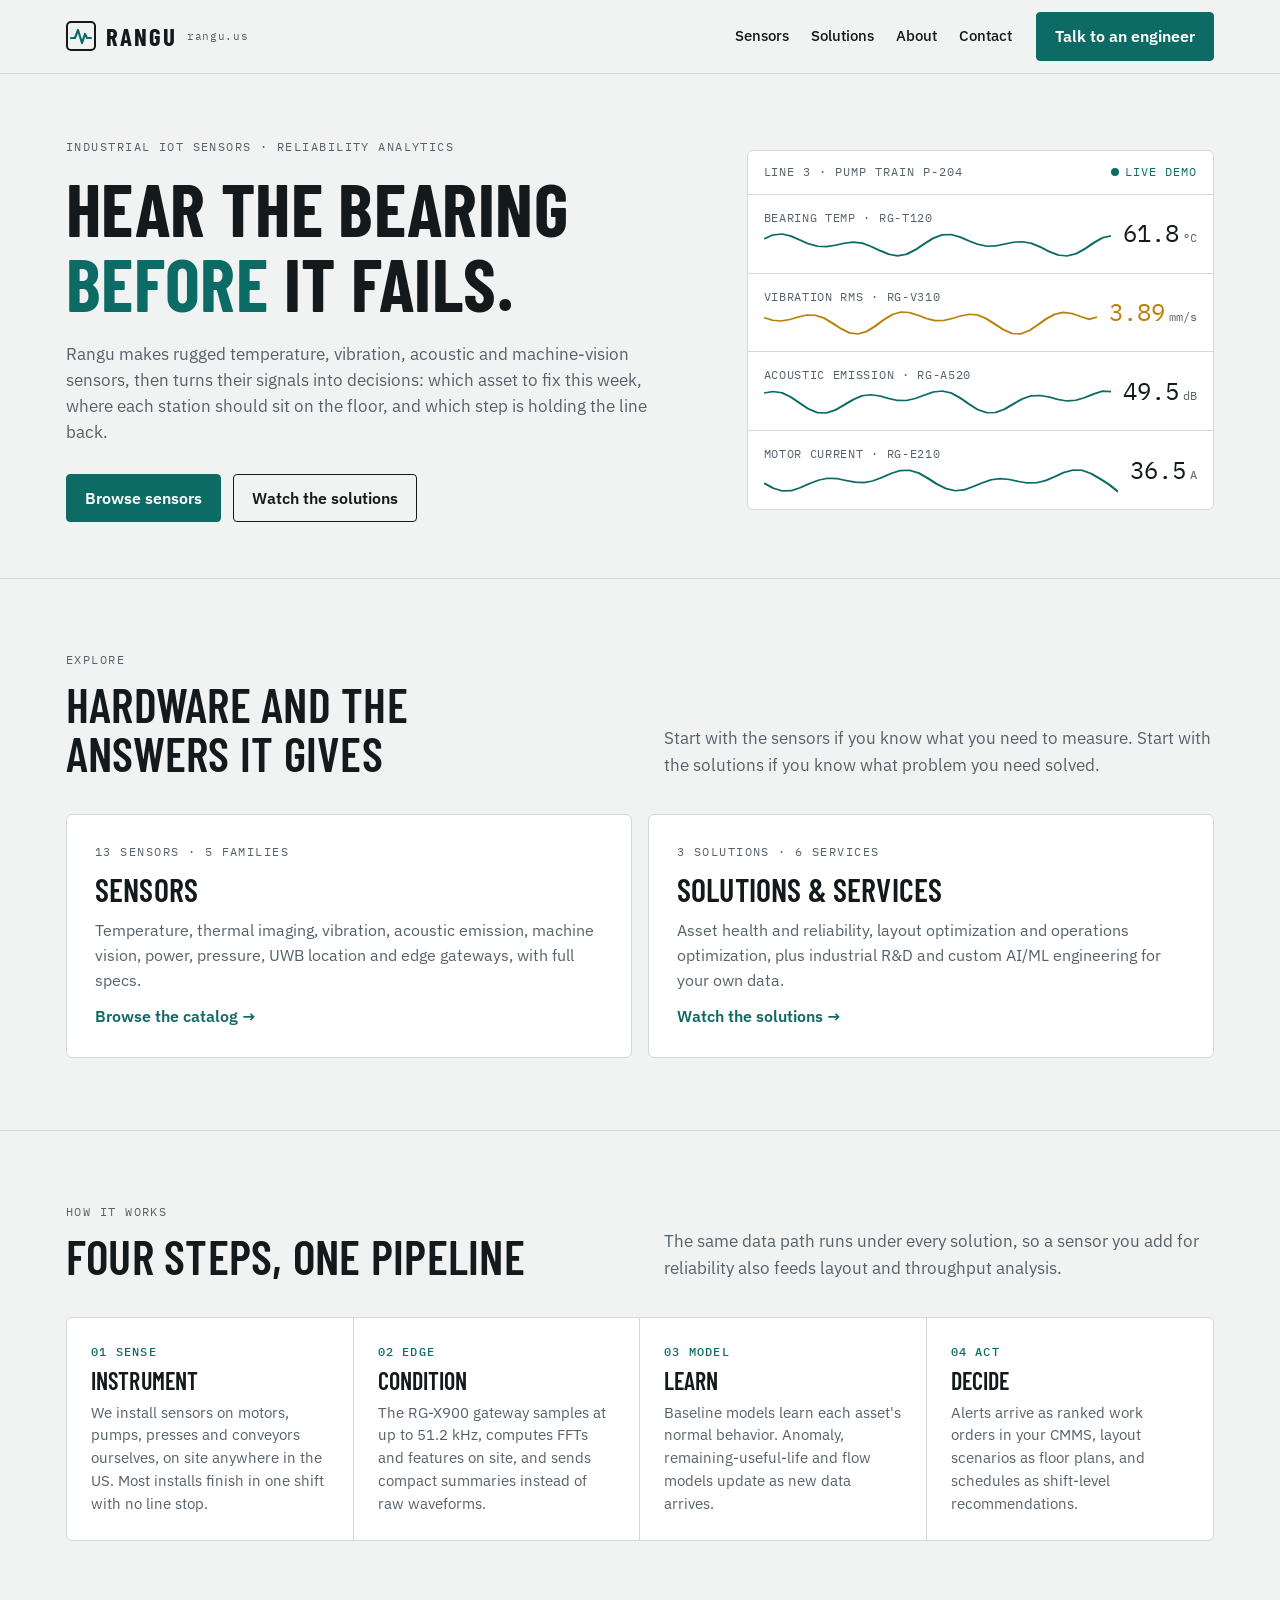
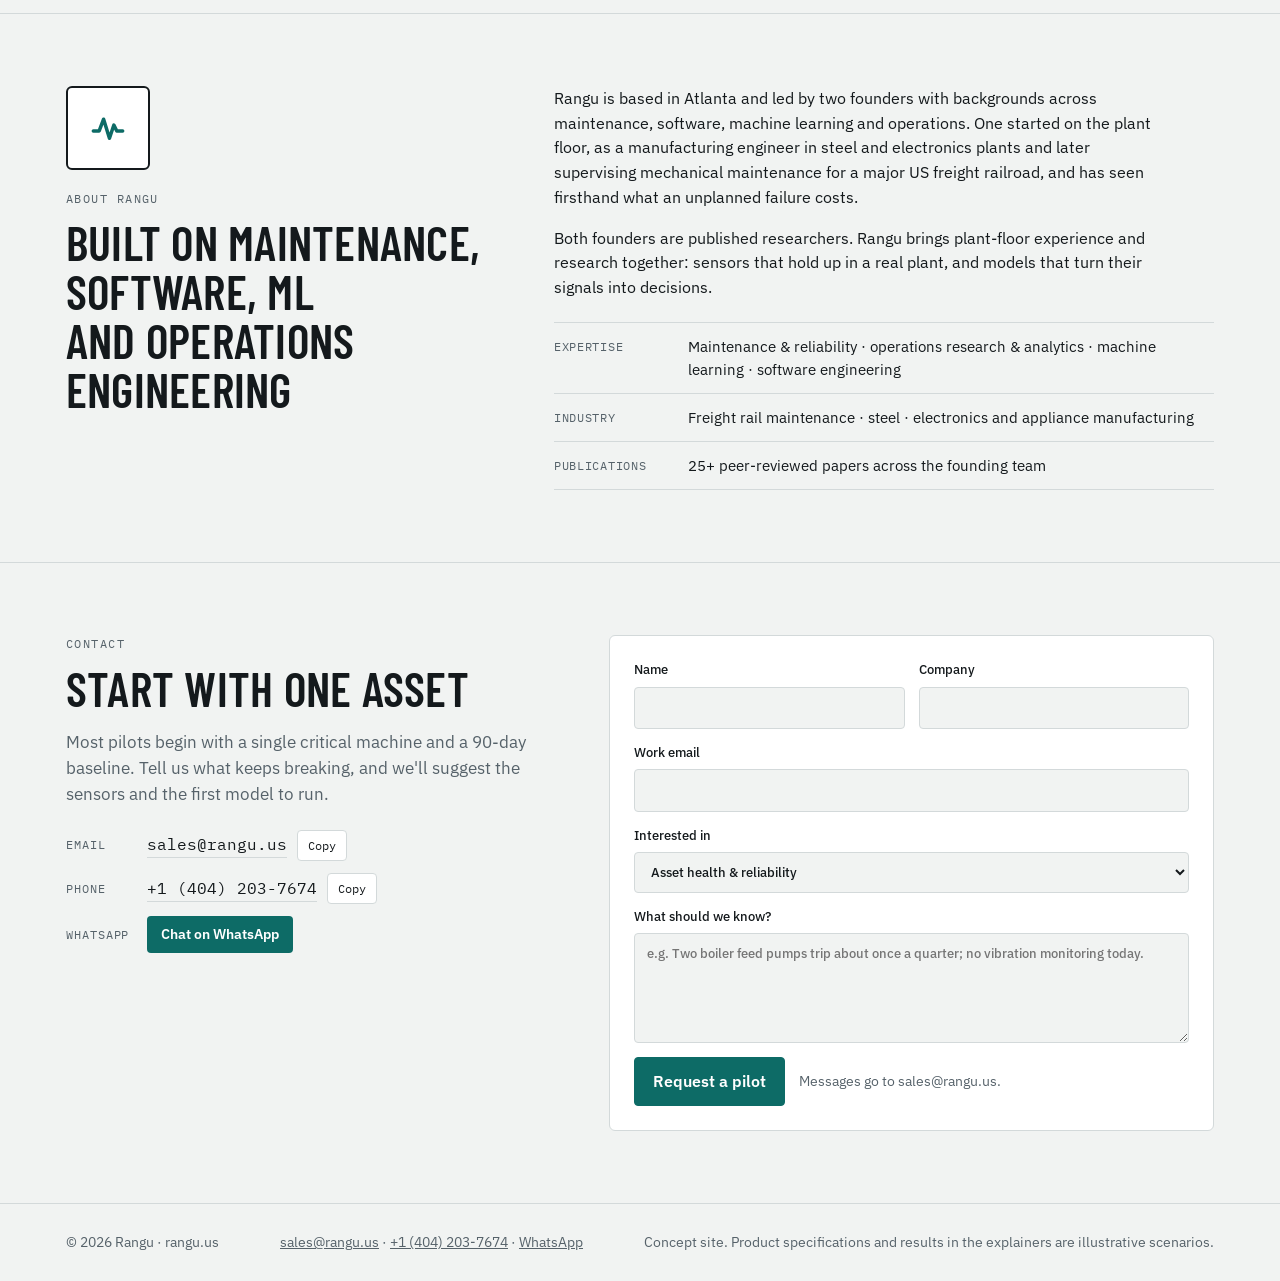
<file: index.html>
<!doctype html>
<html lang="en">
<head>
<meta charset="utf-8">
<meta name="viewport" content="width=device-width, initial-scale=1, viewport-fit=cover">
<title>Rangu Industrial Sensing</title>
<meta name="description" content="Rangu makes industrial IoT sensors and turns their data into asset health, layout and operations decisions.">
<link rel="icon" href="data:image/svg+xml,%3Csvg xmlns=%27http://www.w3.org/2000/svg%27 viewBox=%270 0 30 30%27%3E%3Crect x=%271%27 y=%271%27 width=%2728%27 height=%2728%27 rx=%274%27 fill=%27%23F1F3F2%27 stroke=%27%2314191C%27 stroke-width=%272%27/%3E%3Cpath d=%27M5 17h4l3-8 4 13 3-9 2 4h4%27 fill=%27none%27 stroke=%27%230D6B66%27 stroke-width=%272.4%27 stroke-linejoin=%27round%27 stroke-linecap=%27round%27/%3E%3C/svg%3E">
<link rel="preconnect" href="https://fonts.googleapis.com">
<link rel="stylesheet" href="https://fonts.googleapis.com/css2?family=Barlow+Condensed:wght@500;600;700&family=IBM+Plex+Mono:wght@400;500&family=IBM+Plex+Sans:wght@400;500;600&display=swap">
<link rel="stylesheet" href="style.css">
</head>
<body>
<header class="bar">
  <div class="wrap">
    <a class="logo" href="index.html" aria-label="Rangu home">
      <svg width="30" height="30" viewBox="0 0 30 30" aria-hidden="true"><rect x="1" y="1" width="28" height="28" rx="4" fill="none" stroke="var(--ink)" stroke-width="2"/><path d="M5 17h4l3-8 4 13 3-9 2 4h4" fill="none" stroke="var(--accent)" stroke-width="2.2" stroke-linejoin="round" stroke-linecap="round"/></svg>
      RANGU <small>rangu.us</small>
    </a>
    <nav class="links" aria-label="Main"><a href="sensors.html">Sensors</a><a href="solutions.html">Solutions</a><a href="index.html#about">About</a><a href="index.html#contact">Contact</a></nav>
    <a class="btn primary cta" href="index.html#contact">Talk to an engineer</a>
  </div>
</header>
<main id="top">
<section class="hero">
  <div class="wrap">
    <div>
      <p class="eyebrow">Industrial IoT sensors &middot; reliability analytics</p>
      <h1 style="margin-top:14px">Hear the bearing <span>before</span> it fails.</h1>
      <p class="lede">Rangu makes rugged temperature, vibration, acoustic and machine-vision sensors, then turns their signals into decisions: which asset to fix this week, where each station should sit on the floor, and which step is holding the line back.</p>
      <div class="ctas">
        <a class="btn primary" href="sensors.html">Browse sensors</a>
        <a class="btn" href="solutions.html">Watch the solutions</a>
      </div>
    </div>
    <div class="readout" aria-label="Example live readout from a pump train">
      <header><span>Line 3 &middot; Pump train P-204</span><span class="live"><i></i>Live demo</span></header>
      <div class="ch" data-ch="0"><span class="k">Bearing temp &middot; RG-T120</span><span class="v">61.4<small>&deg;C</small></span><svg viewBox="0 0 200 28" preserveAspectRatio="none"><polyline fill="none" stroke="var(--accent)" stroke-width="1.6"/></svg></div>
      <div class="ch warn" data-ch="1"><span class="k">Vibration RMS &middot; RG-V310</span><span class="v">3.82<small>mm/s</small></span><svg viewBox="0 0 200 28" preserveAspectRatio="none"><polyline fill="none" stroke="var(--warn)" stroke-width="1.6"/></svg></div>
      <div class="ch" data-ch="2"><span class="k">Acoustic emission &middot; RG-A520</span><span class="v">48.2<small>dB</small></span><svg viewBox="0 0 200 28" preserveAspectRatio="none"><polyline fill="none" stroke="var(--accent)" stroke-width="1.6"/></svg></div>
      <div class="ch" data-ch="3"><span class="k">Motor current &middot; RG-E210</span><span class="v">37.6<small>A</small></span><svg viewBox="0 0 200 28" preserveAspectRatio="none"><polyline fill="none" stroke="var(--accent)" stroke-width="1.6"/></svg></div>
    </div>
  </div>
</section>
<section class="band" id="explore">
  <div class="wrap">
    <div class="sec-head"><div><p class="eyebrow">Explore</p><h2 style="margin-top:10px">Hardware and the answers it gives</h2></div>
    <p class="lede">Start with the sensors if you know what you need to measure. Start with the solutions if you know what problem you need solved.</p></div>
    <div class="doors">
      <a class="door" href="sensors.html"><span class="eyebrow">13 sensors &middot; 5 families</span><h3>Sensors</h3><p>Temperature, thermal imaging, vibration, acoustic emission, machine vision, power, pressure, UWB location and edge gateways, with full specs.</p><span class="go">Browse the catalog &rarr;</span></a>
      <a class="door" href="solutions.html"><span class="eyebrow">3 solutions &middot; 6 services</span><h3>Solutions &amp; services</h3><p>Asset health and reliability, layout optimization and operations optimization, plus industrial R&amp;D and custom AI/ML engineering for your own data.</p><span class="go">Watch the solutions &rarr;</span></a>
    </div>
  </div>
</section>
<section class="band" id="how">
  <div class="wrap">
    <div class="sec-head">
      <div><p class="eyebrow">How it works</p><h2 style="margin-top:10px">Four steps, one pipeline</h2></div>
      <p class="lede">The same data path runs under every solution, so a sensor you add for reliability also feeds layout and throughput analysis.</p>
    </div>
    <div class="flow">
      <div><b>01 SENSE</b><h3>Instrument</h3><p>We install sensors on motors, pumps, presses and conveyors ourselves, on site anywhere in the US. Most installs finish in one shift with no line stop.</p></div>
      <div><b>02 EDGE</b><h3>Condition</h3><p>The RG-X900 gateway samples at up to 51.2 kHz, computes FFTs and features on site, and sends compact summaries instead of raw waveforms.</p></div>
      <div><b>03 MODEL</b><h3>Learn</h3><p>Baseline models learn each asset's normal behavior. Anomaly, remaining-useful-life and flow models update as new data arrives.</p></div>
      <div><b>04 ACT</b><h3>Decide</h3><p>Alerts arrive as ranked work orders in your CMMS, layout scenarios as floor plans, and schedules as shift-level recommendations.</p></div>
    </div>
  </div>
</section>
<section class="band" id="about">
  <div class="wrap about">
    <div class="who">
      <div class="mono" aria-hidden="true"><svg width="44" height="44" viewBox="0 0 30 30"><path d="M5 17h4l3-8 4 13 3-9 2 4h4" fill="none" stroke="var(--accent)" stroke-width="2.4" stroke-linejoin="round" stroke-linecap="round"/></svg></div>
      <div><p class="eyebrow">About Rangu</p><h2 style="margin-top:10px">Built on maintenance, software, ML and operations engineering</h2></div>
    </div>
    <div class="about-body">
      <p>Rangu is based in Atlanta and led by two founders with backgrounds across maintenance, software, machine learning and operations. One started on the plant floor, as a manufacturing engineer in steel and electronics plants and later supervising mechanical maintenance for a major US freight railroad, and has seen firsthand what an unplanned failure costs.</p>
      <p>Both founders are published researchers. Rangu brings plant-floor experience and research together: sensors that hold up in a real plant, and models that turn their signals into decisions.</p>
      <dl class="creds">
        <div><dt>Expertise</dt><dd>Maintenance &amp; reliability &middot; operations research &amp; analytics &middot; machine learning &middot; software engineering</dd></div>
        <div><dt>Industry</dt><dd>Freight rail maintenance &middot; steel &middot; electronics and appliance manufacturing</dd></div>
        <div><dt>Publications</dt><dd>25+ peer-reviewed papers across the founding team</dd></div>
      </dl>
    </div>
  </div>
</section>

<section class="band" id="contact">
  <div class="wrap contact">
    <div>
      <p class="eyebrow">Contact</p>
      <h2 style="margin-top:10px">Start with one asset</h2>
      <p class="lede" style="margin-top:16px">Most pilots begin with a single critical machine and a 90-day baseline. Tell us what keeps breaking, and we'll suggest the sensors and the first model to run.</p>
      <dl class="reach">
        <dt>Email</dt><dd><a class="val" href="mailto:sales@rangu.us">sales@rangu.us</a><button type="button" class="copy" data-copy="sales@rangu.us">Copy</button></dd>
        <dt>Phone</dt><dd><a class="val" href="tel:+14042037674">+1 (404) 203-7674</a><button type="button" class="copy" data-copy="+1 404 203 7674">Copy</button></dd>
        <dt>WhatsApp</dt><dd><a class="wa" href="https://wa.me/14042037674" target="_blank" rel="noopener">Chat on WhatsApp</a></dd>
      </dl>
    </div>
    <form id="f" novalidate data-formspree="">
      <label>Name<input id="f-name" required autocomplete="name"></label>
      <label>Company<input id="f-co" autocomplete="organization"></label>
      <label class="full">Work email<input id="f-mail" type="email" required autocomplete="email"></label>
      <label class="full">Interested in
        <select id="f-int">
          <option>Asset health &amp; reliability</option>
          <option>Layout optimization</option>
          <option>Operations optimization</option>
          <option>Industrial R&amp;D or AI/ML services</option>
          <option>On-site installation &amp; commissioning</option>
          <option>Sensors only</option>
        </select>
      </label>
      <label class="full">What should we know?<textarea id="f-msg" placeholder="e.g. Two boiler feed pumps trip about once a quarter; no vibration monitoring today."></textarea></label>
      <div class="full" style="display:flex;align-items:center;gap:14px;flex-wrap:wrap"><button class="btn primary" type="submit">Request a pilot</button><span class="note">Messages go to sales@rangu.us.</span></div>
      <div class="ok" id="f-ok" hidden></div>
    </form>
  </div>
</section>
</main>
<footer>
  <div class="wrap">
    <span>&copy; 2026 Rangu &middot; rangu.us</span>
    <span class="foot-reach"><a href="mailto:sales@rangu.us">sales@rangu.us</a> &middot; <a href="tel:+14042037674">+1 (404) 203-7674</a> &middot; <a href="https://wa.me/14042037674" target="_blank" rel="noopener">WhatsApp</a></span>
    <span>Concept site. Product specifications and results in the explainers are illustrative scenarios.</span>
  </div>
</footer>
<script src="app.js"></script>
</body>
</html>
</file>
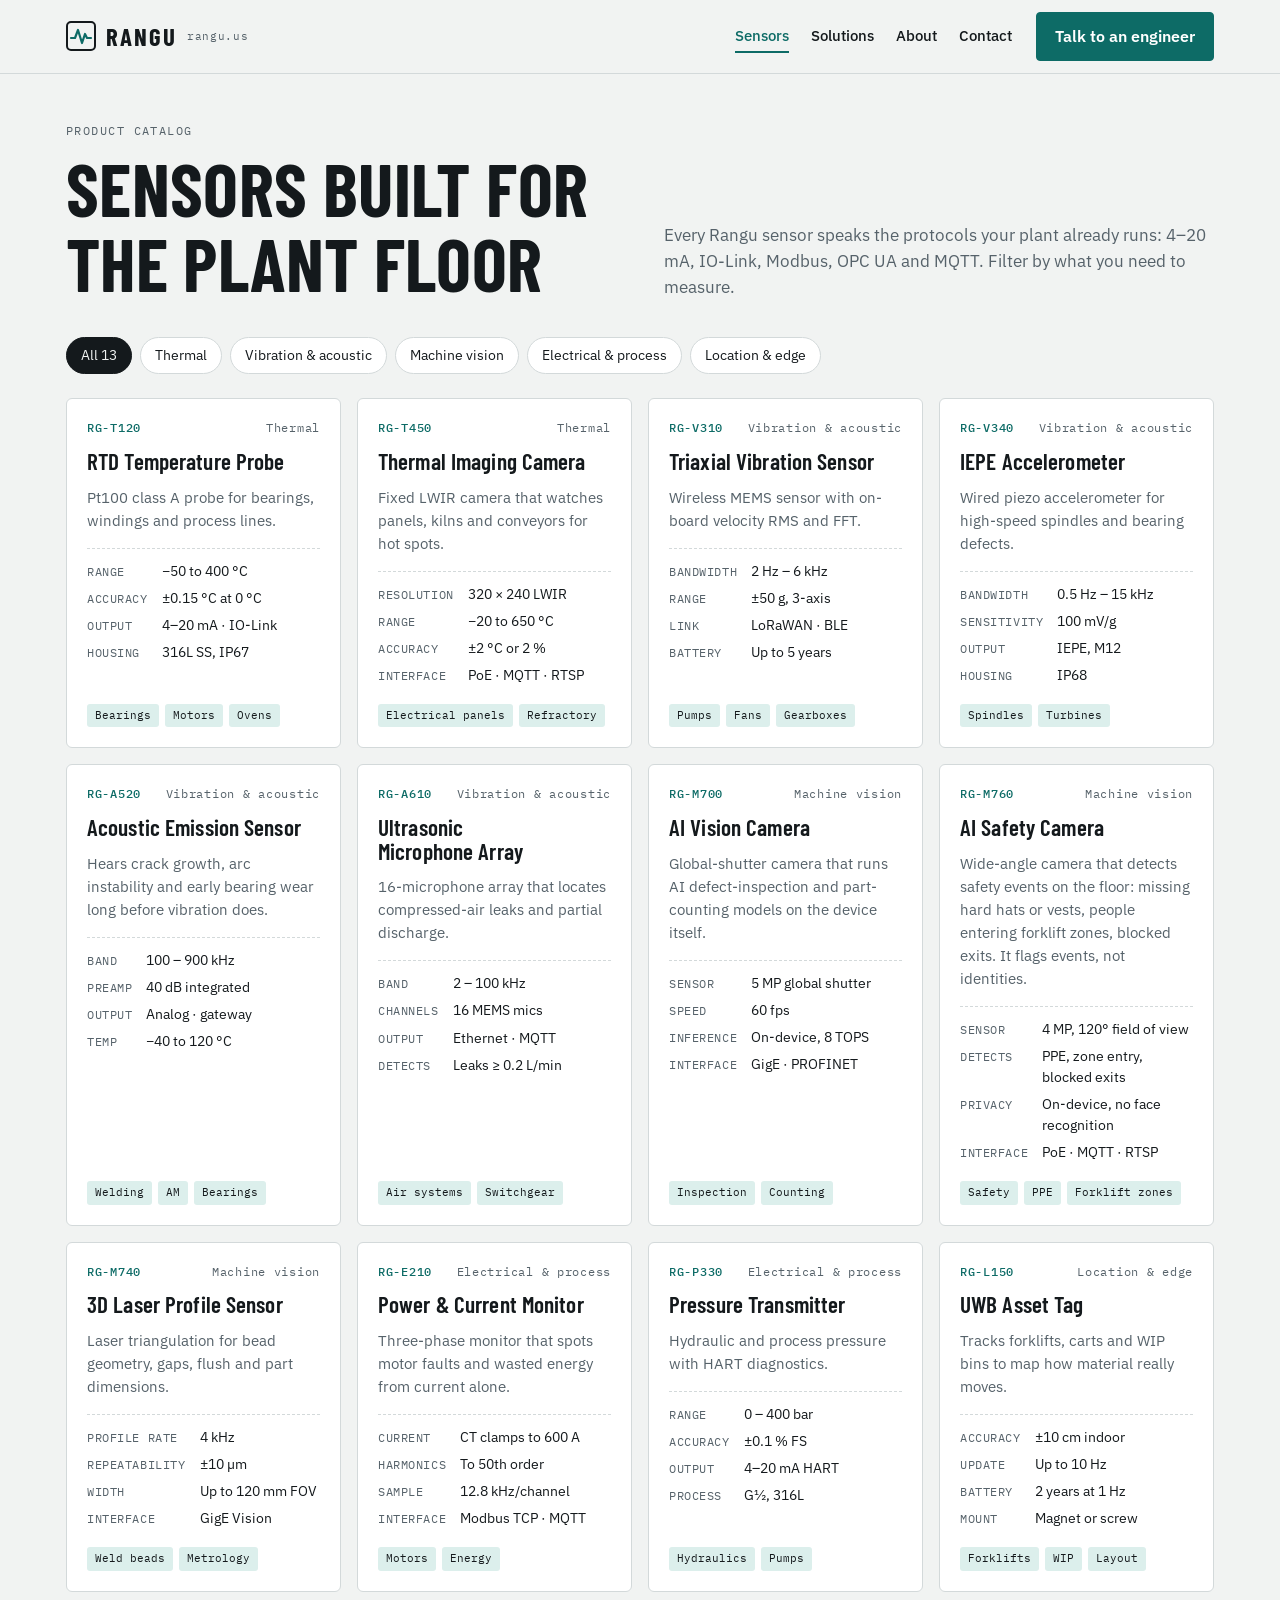
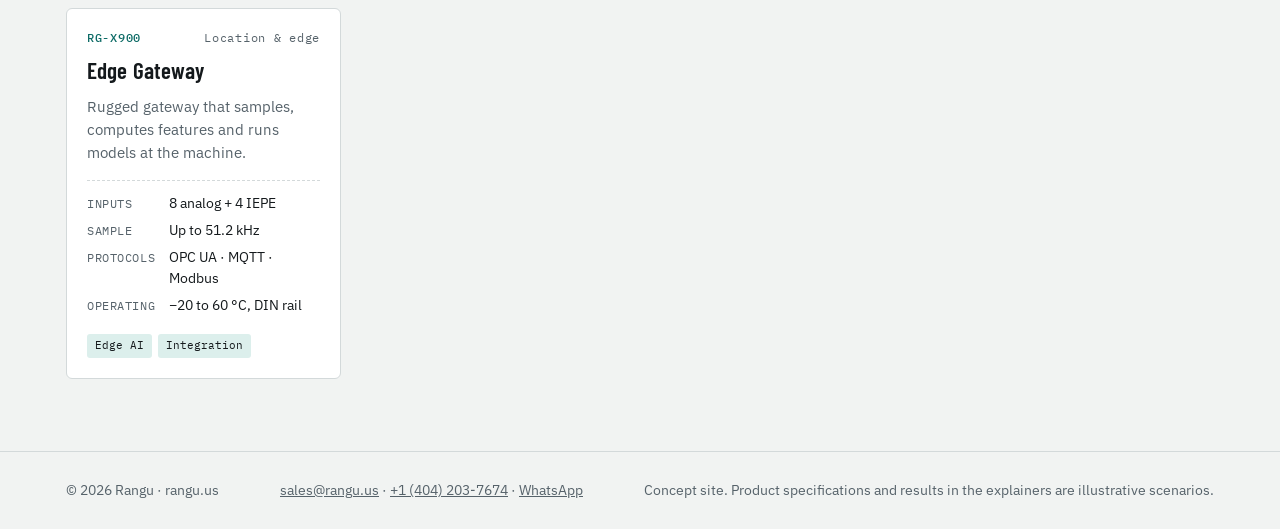
<file: sensors.html>
<!doctype html>
<html lang="en">
<head>
<meta charset="utf-8">
<meta name="viewport" content="width=device-width, initial-scale=1, viewport-fit=cover">
<title>Rangu Sensors</title>
<meta name="description" content="Industrial temperature, vibration, acoustic, machine vision, power, pressure and location sensors from Rangu.">
<link rel="icon" href="data:image/svg+xml,%3Csvg xmlns=%27http://www.w3.org/2000/svg%27 viewBox=%270 0 30 30%27%3E%3Crect x=%271%27 y=%271%27 width=%2728%27 height=%2728%27 rx=%274%27 fill=%27%23F1F3F2%27 stroke=%27%2314191C%27 stroke-width=%272%27/%3E%3Cpath d=%27M5 17h4l3-8 4 13 3-9 2 4h4%27 fill=%27none%27 stroke=%27%230D6B66%27 stroke-width=%272.4%27 stroke-linejoin=%27round%27 stroke-linecap=%27round%27/%3E%3C/svg%3E">
<link rel="preconnect" href="https://fonts.googleapis.com">
<link rel="stylesheet" href="https://fonts.googleapis.com/css2?family=Barlow+Condensed:wght@500;600;700&family=IBM+Plex+Mono:wght@400;500&family=IBM+Plex+Sans:wght@400;500;600&display=swap">
<link rel="stylesheet" href="style.css">
</head>
<body>
<header class="bar">
  <div class="wrap">
    <a class="logo" href="index.html" aria-label="Rangu home">
      <svg width="30" height="30" viewBox="0 0 30 30" aria-hidden="true"><rect x="1" y="1" width="28" height="28" rx="4" fill="none" stroke="var(--ink)" stroke-width="2"/><path d="M5 17h4l3-8 4 13 3-9 2 4h4" fill="none" stroke="var(--accent)" stroke-width="2.2" stroke-linejoin="round" stroke-linecap="round"/></svg>
      RANGU <small>rangu.us</small>
    </a>
    <nav class="links" aria-label="Main"><a href="sensors.html" aria-current="page">Sensors</a><a href="solutions.html">Solutions</a><a href="index.html#about">About</a><a href="index.html#contact">Contact</a></nav>
    <a class="btn primary cta" href="index.html#contact">Talk to an engineer</a>
  </div>
</header>
<main>
<section class="band" id="products" style="border-top:0;padding-top:48px">
  <div class="wrap">
    <div class="sec-head">
      <div><p class="eyebrow">Product catalog</p><h1 style="margin-top:10px">Sensors built for the plant floor</h1></div>
      <p class="lede">Every Rangu sensor speaks the protocols your plant already runs: 4&ndash;20 mA, IO-Link, Modbus, OPC UA and MQTT. Filter by what you need to measure.</p>
    </div>
    <div class="filters" role="group" aria-label="Filter sensors">
      <button class="chip" data-f="all" aria-pressed="true">All 13</button>
      <button class="chip" data-f="thermal" aria-pressed="false">Thermal</button>
      <button class="chip" data-f="vib" aria-pressed="false">Vibration &amp; acoustic</button>
      <button class="chip" data-f="vision" aria-pressed="false">Machine vision</button>
      <button class="chip" data-f="process" aria-pressed="false">Electrical &amp; process</button>
      <button class="chip" data-f="edge" aria-pressed="false">Location &amp; edge</button>
    </div>
    <div class="grid" id="catalog"></div>
  </div>
</section>
</main>
<footer>
  <div class="wrap">
    <span>&copy; 2026 Rangu &middot; rangu.us</span>
    <span class="foot-reach"><a href="mailto:sales@rangu.us">sales@rangu.us</a> &middot; <a href="tel:+14042037674">+1 (404) 203-7674</a> &middot; <a href="https://wa.me/14042037674" target="_blank" rel="noopener">WhatsApp</a></span>
    <span>Concept site. Product specifications and results in the explainers are illustrative scenarios.</span>
  </div>
</footer>
<script src="app.js"></script>
</body>
</html>
</file>
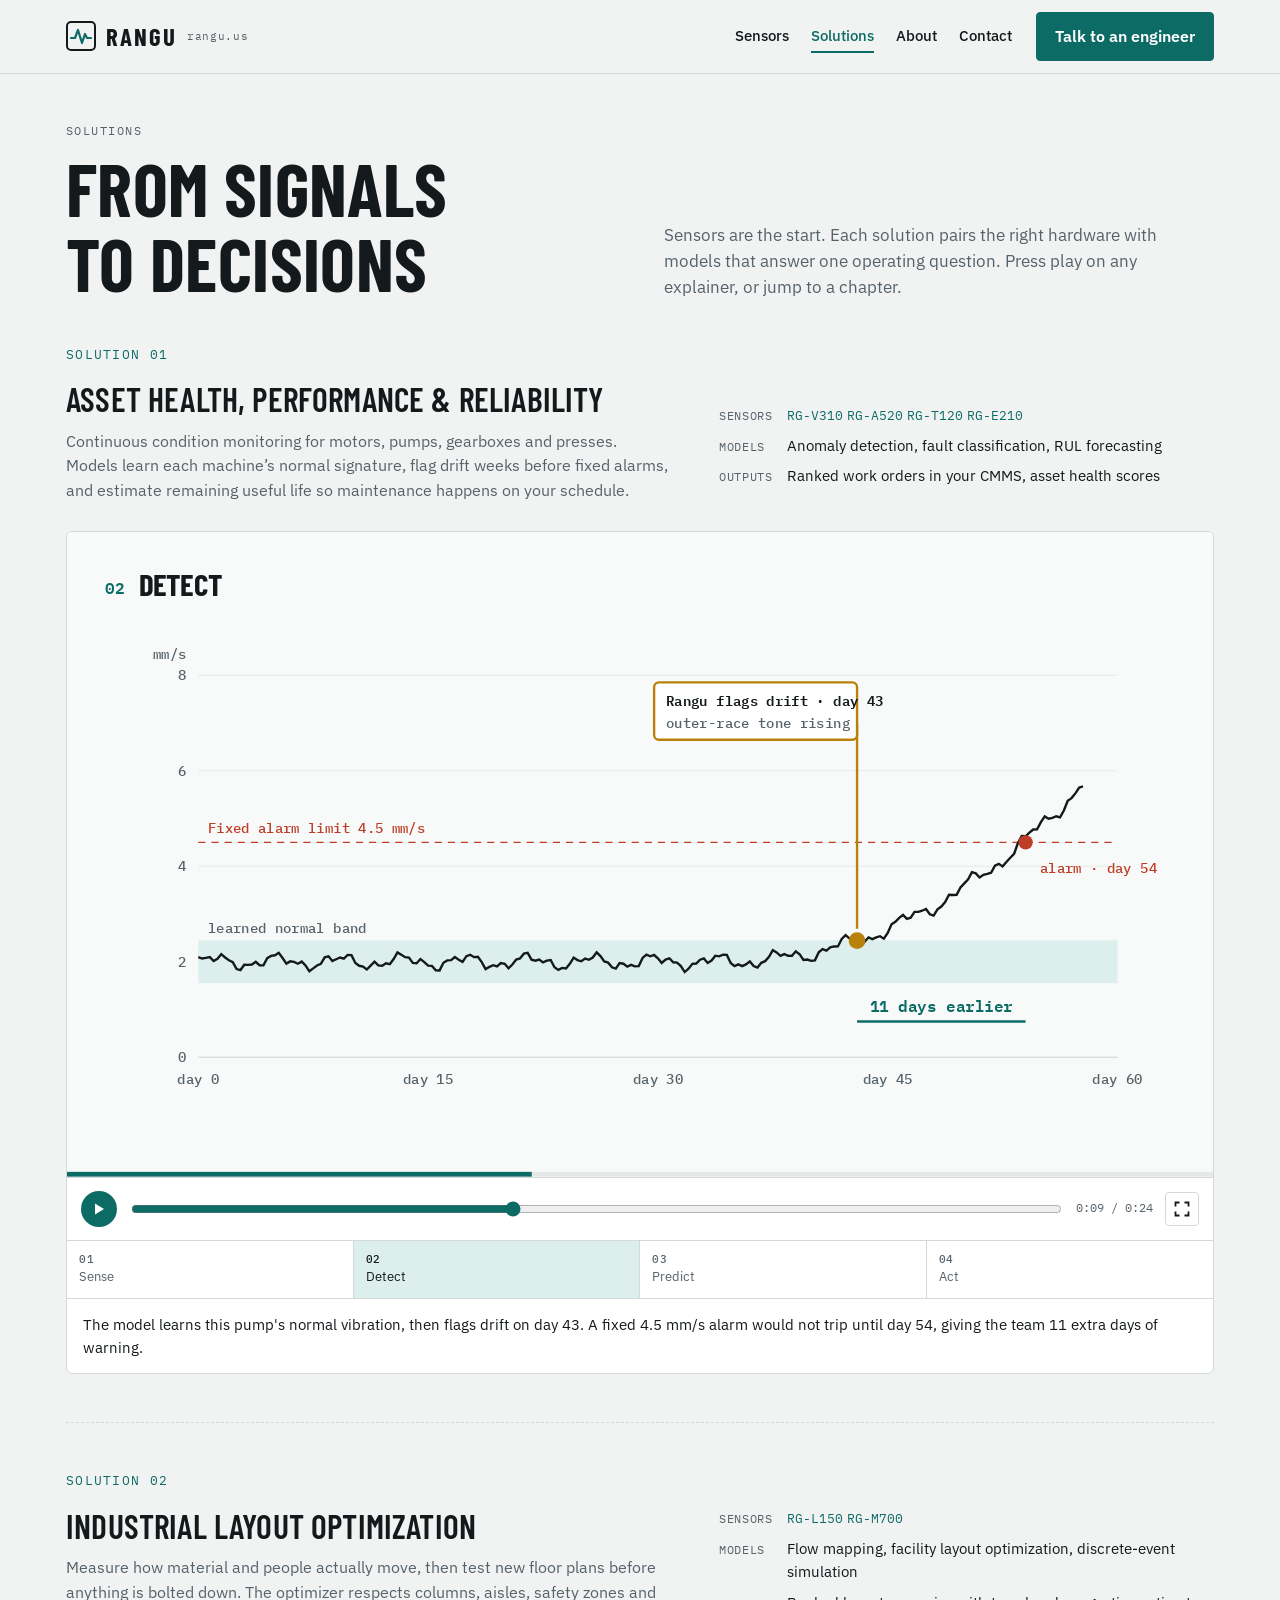
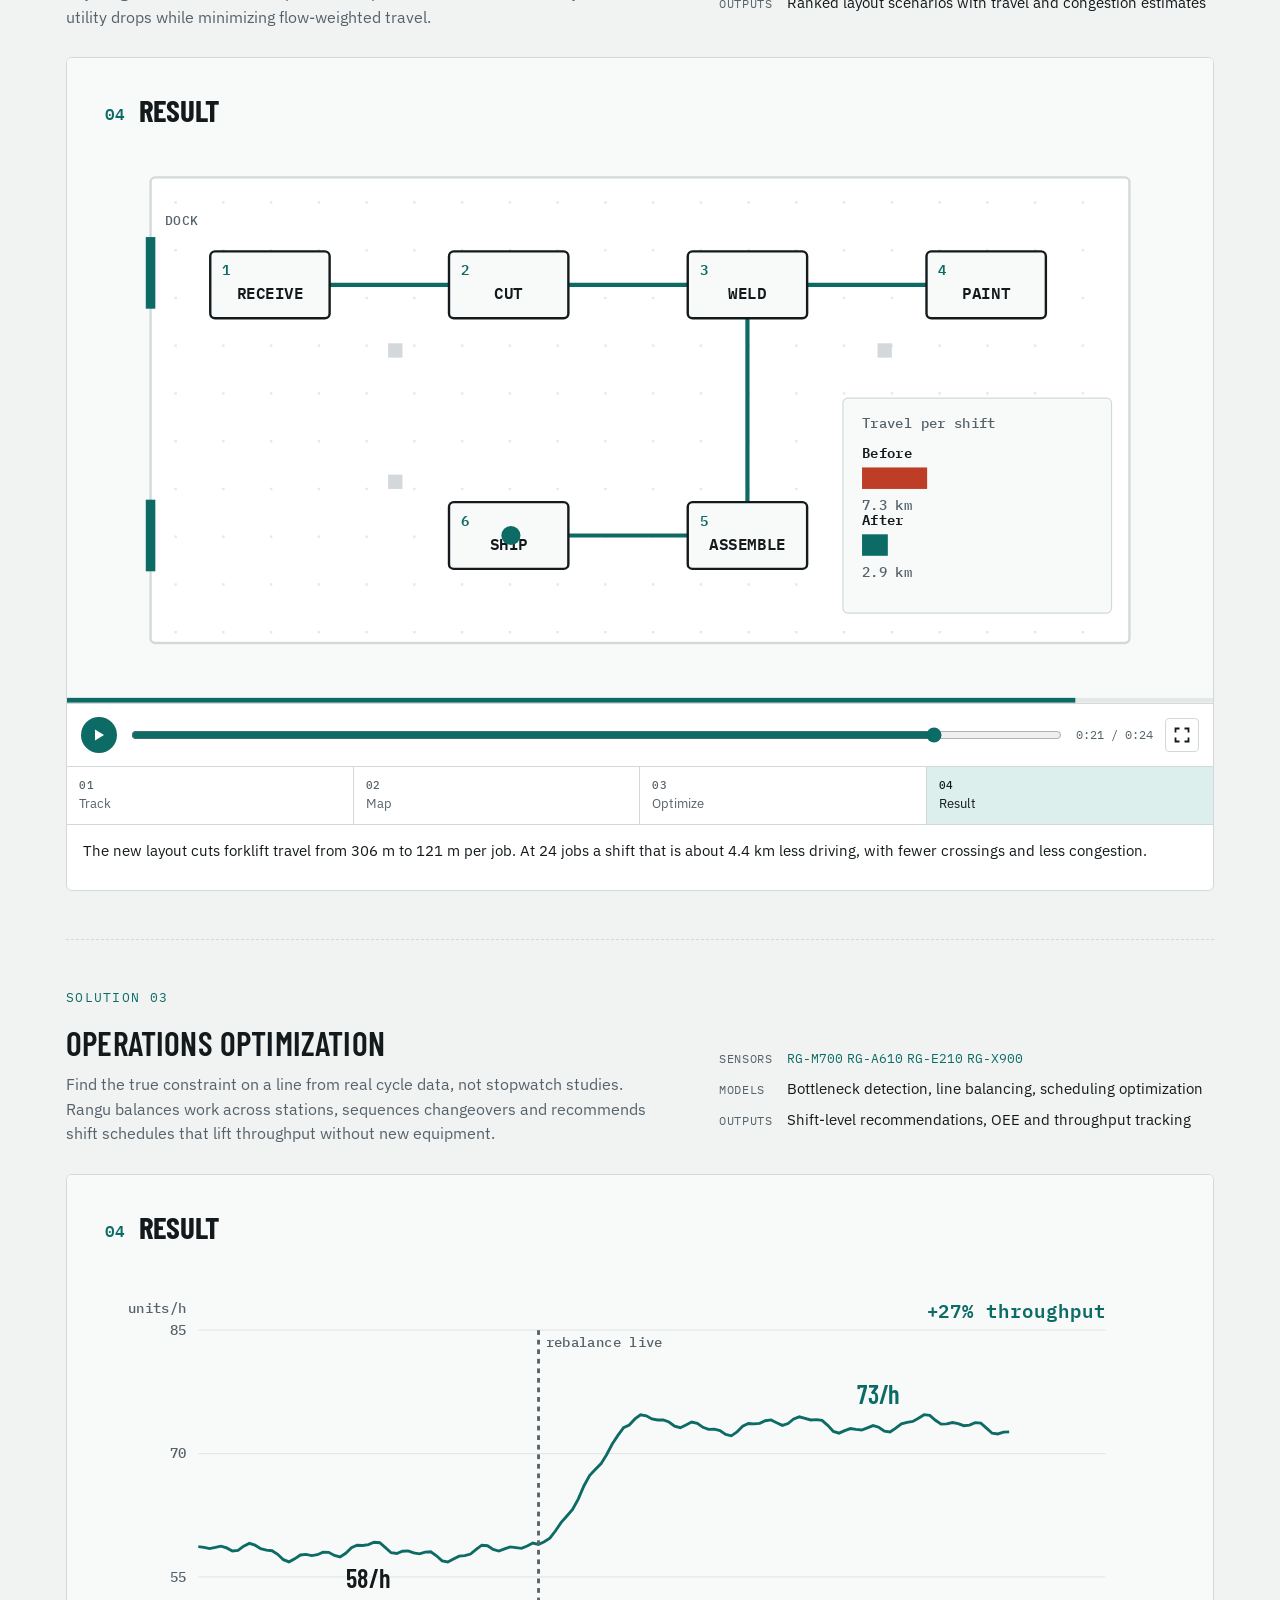
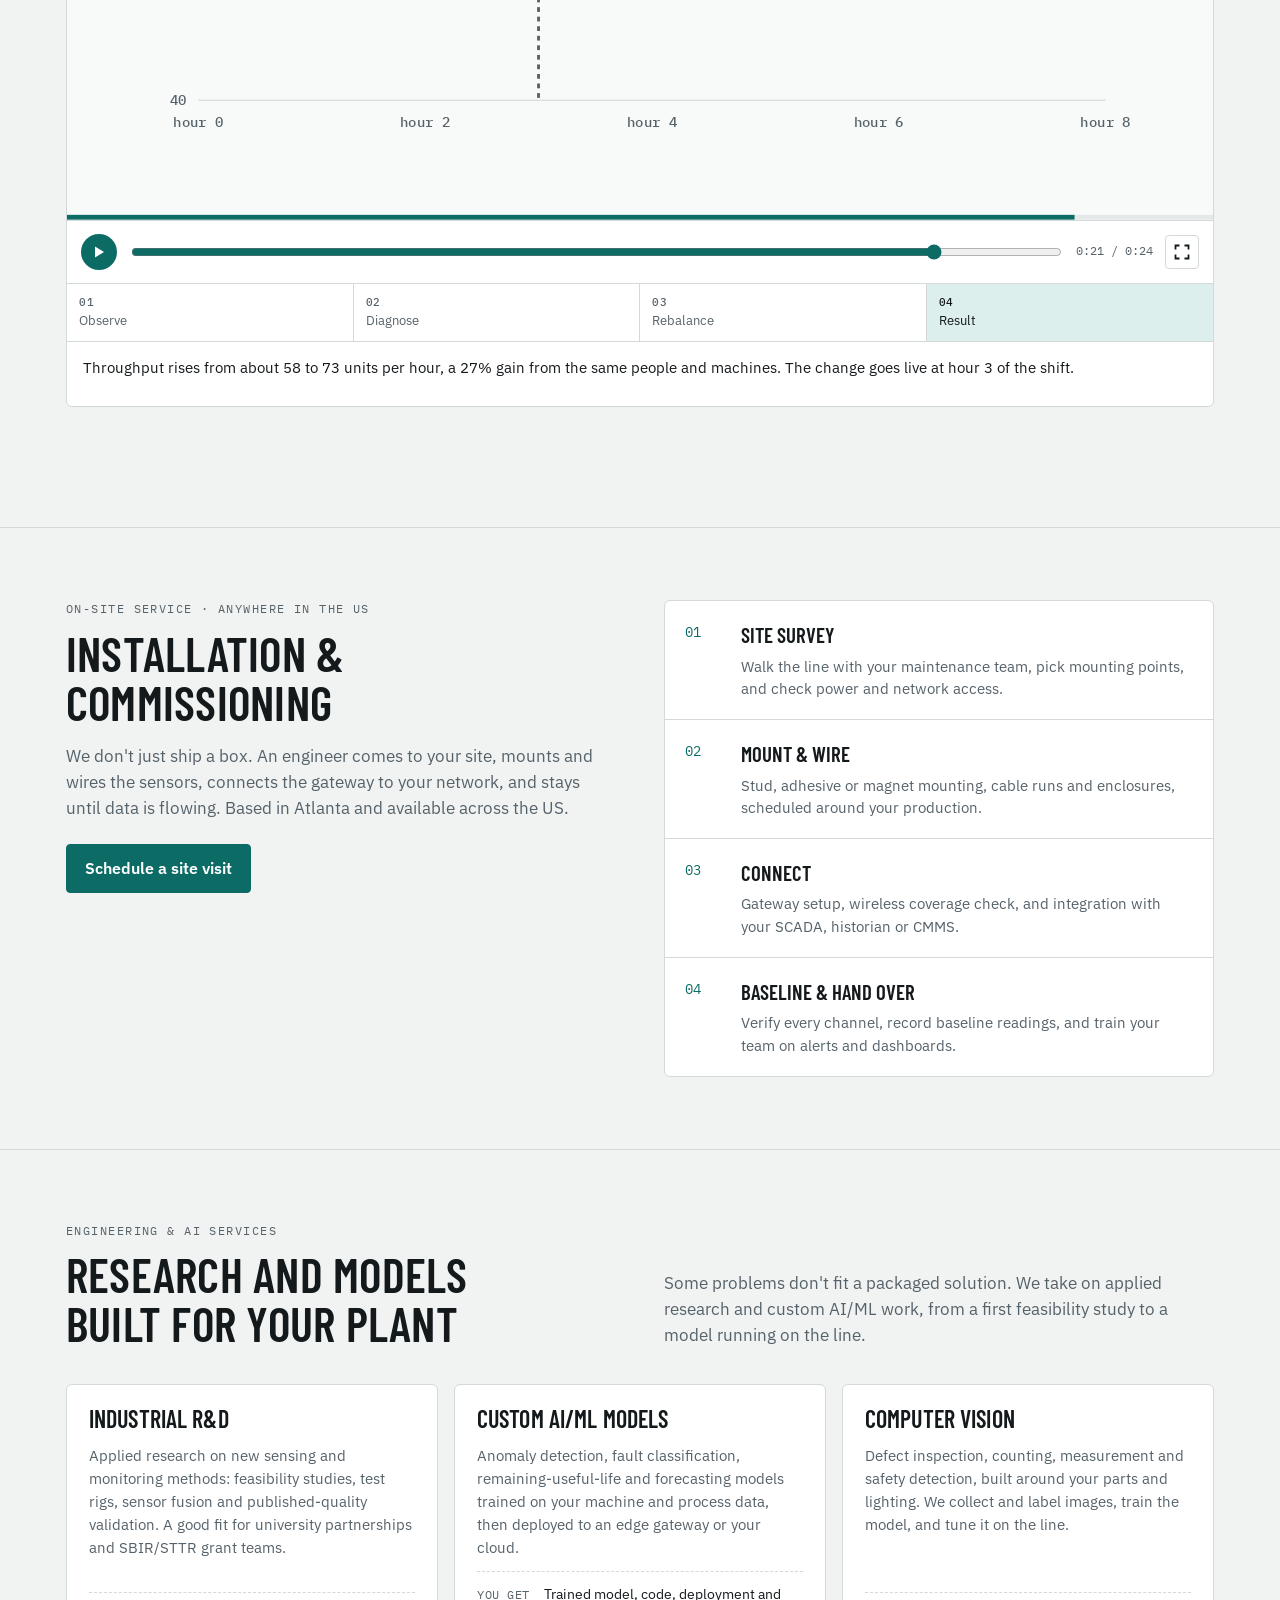
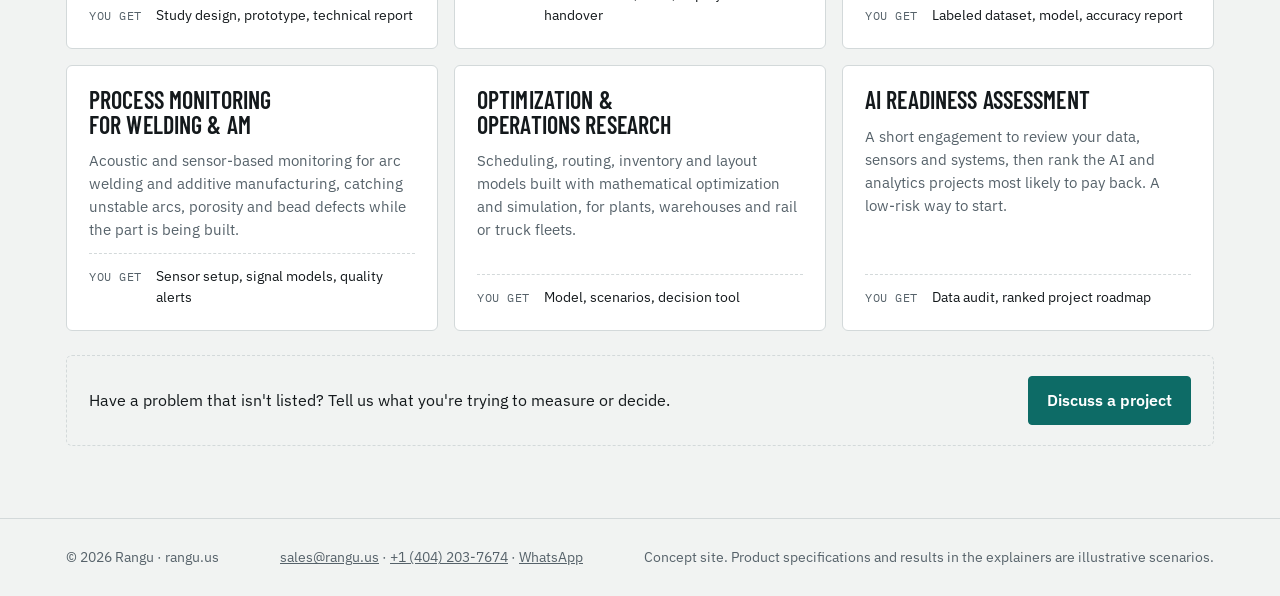
<file: solutions.html>
<!doctype html>
<html lang="en">
<head>
<meta charset="utf-8">
<meta name="viewport" content="width=device-width, initial-scale=1, viewport-fit=cover">
<title>Rangu Solutions</title>
<meta name="description" content="Rangu solutions for asset reliability, industrial layout optimization and operations optimization.">
<link rel="icon" href="data:image/svg+xml,%3Csvg xmlns=%27http://www.w3.org/2000/svg%27 viewBox=%270 0 30 30%27%3E%3Crect x=%271%27 y=%271%27 width=%2728%27 height=%2728%27 rx=%274%27 fill=%27%23F1F3F2%27 stroke=%27%2314191C%27 stroke-width=%272%27/%3E%3Cpath d=%27M5 17h4l3-8 4 13 3-9 2 4h4%27 fill=%27none%27 stroke=%27%230D6B66%27 stroke-width=%272.4%27 stroke-linejoin=%27round%27 stroke-linecap=%27round%27/%3E%3C/svg%3E">
<link rel="preconnect" href="https://fonts.googleapis.com">
<link rel="stylesheet" href="https://fonts.googleapis.com/css2?family=Barlow+Condensed:wght@500;600;700&family=IBM+Plex+Mono:wght@400;500&family=IBM+Plex+Sans:wght@400;500;600&display=swap">
<link rel="stylesheet" href="style.css">
</head>
<body>
<header class="bar">
  <div class="wrap">
    <a class="logo" href="index.html" aria-label="Rangu home">
      <svg width="30" height="30" viewBox="0 0 30 30" aria-hidden="true"><rect x="1" y="1" width="28" height="28" rx="4" fill="none" stroke="var(--ink)" stroke-width="2"/><path d="M5 17h4l3-8 4 13 3-9 2 4h4" fill="none" stroke="var(--accent)" stroke-width="2.2" stroke-linejoin="round" stroke-linecap="round"/></svg>
      RANGU <small>rangu.us</small>
    </a>
    <nav class="links" aria-label="Main"><a href="sensors.html">Sensors</a><a href="solutions.html" aria-current="page">Solutions</a><a href="index.html#about">About</a><a href="index.html#contact">Contact</a></nav>
    <a class="btn primary cta" href="index.html#contact">Talk to an engineer</a>
  </div>
</header>
<main>
<section class="band" id="solutions" style="border-top:0;padding-top:48px">
  <div class="wrap">
    <div class="sec-head">
      <div><p class="eyebrow">Solutions</p><h1 style="margin-top:10px">From signals to decisions</h1></div>
      <p class="lede">Sensors are the start. Each solution pairs the right hardware with models that answer one operating question. Press play on any explainer, or jump to a chapter.</p>
    </div>
    <div id="sol-list"></div>
  </div>
</section>

<section class="band" id="install">
  <div class="wrap install">
    <div><p class="eyebrow">On-site service &middot; anywhere in the US</p><h2 style="margin-top:10px">Installation &amp; commissioning</h2>
    <p class="lede" style="margin-top:16px">We don't just ship a box. An engineer comes to your site, mounts and wires the sensors, connects the gateway to your network, and stays until data is flowing. Based in Atlanta and available across the US.</p>
    <a class="btn primary" style="margin-top:22px" href="index.html#contact">Schedule a site visit</a></div>
    <ol class="steps">
      <li><b>Site survey</b><span>Walk the line with your maintenance team, pick mounting points, and check power and network access.</span></li>
      <li><b>Mount &amp; wire</b><span>Stud, adhesive or magnet mounting, cable runs and enclosures, scheduled around your production.</span></li>
      <li><b>Connect</b><span>Gateway setup, wireless coverage check, and integration with your SCADA, historian or CMMS.</span></li>
      <li><b>Baseline &amp; hand over</b><span>Verify every channel, record baseline readings, and train your team on alerts and dashboards.</span></li>
    </ol>
  </div>
</section>

<section class="band" id="services">
  <div class="wrap">
    <div class="sec-head">
      <div><p class="eyebrow">Engineering &amp; AI services</p><h2 style="margin-top:10px">Research and models built for your plant</h2></div>
      <p class="lede">Some problems don't fit a packaged solution. We take on applied research and custom AI/ML work, from a first feasibility study to a model running on the line.</p>
    </div>
    <div class="services">
      <article class="svc"><h3>Industrial R&amp;D</h3><p>Applied research on new sensing and monitoring methods: feasibility studies, test rigs, sensor fusion and published-quality validation. A good fit for university partnerships and SBIR/STTR grant teams.</p><dl class="spec"><dt>You get</dt><dd>Study design, prototype, technical report</dd></dl></article>
      <article class="svc"><h3>Custom AI/ML models</h3><p>Anomaly detection, fault classification, remaining-useful-life and forecasting models trained on your machine and process data, then deployed to an edge gateway or your cloud.</p><dl class="spec"><dt>You get</dt><dd>Trained model, code, deployment and handover</dd></dl></article>
      <article class="svc"><h3>Computer vision</h3><p>Defect inspection, counting, measurement and safety detection, built around your parts and lighting. We collect and label images, train the model, and tune it on the line.</p><dl class="spec"><dt>You get</dt><dd>Labeled dataset, model, accuracy report</dd></dl></article>
      <article class="svc"><h3>Process monitoring for welding &amp; AM</h3><p>Acoustic and sensor-based monitoring for arc welding and additive manufacturing, catching unstable arcs, porosity and bead defects while the part is being built.</p><dl class="spec"><dt>You get</dt><dd>Sensor setup, signal models, quality alerts</dd></dl></article>
      <article class="svc"><h3>Optimization &amp; operations research</h3><p>Scheduling, routing, inventory and layout models built with mathematical optimization and simulation, for plants, warehouses and rail or truck fleets.</p><dl class="spec"><dt>You get</dt><dd>Model, scenarios, decision tool</dd></dl></article>
      <article class="svc"><h3>AI readiness assessment</h3><p>A short engagement to review your data, sensors and systems, then rank the AI and analytics projects most likely to pay back. A low-risk way to start.</p><dl class="spec"><dt>You get</dt><dd>Data audit, ranked project roadmap</dd></dl></article>
    </div>
    <div class="svc-cta"><p>Have a problem that isn't listed? Tell us what you're trying to measure or decide.</p><a class="btn primary" href="index.html#contact">Discuss a project</a></div>
  </div>
</section>
</main>
<footer>
  <div class="wrap">
    <span>&copy; 2026 Rangu &middot; rangu.us</span>
    <span class="foot-reach"><a href="mailto:sales@rangu.us">sales@rangu.us</a> &middot; <a href="tel:+14042037674">+1 (404) 203-7674</a> &middot; <a href="https://wa.me/14042037674" target="_blank" rel="noopener">WhatsApp</a></span>
    <span>Concept site. Product specifications and results in the explainers are illustrative scenarios.</span>
  </div>
</footer>
<script src="app.js"></script>
</body>
</html>
</file>
<file: style.css>
/* base reset for standalone pages */
:root{padding-top:env(safe-area-inset-top,0px);padding-bottom:env(safe-area-inset-bottom,0px)}
body{margin:0}img{max-width:100%}[hidden]{display:none!important}
.doors{display:grid;grid-template-columns:repeat(2,minmax(0,1fr));gap:16px}
.door{display:flex;flex-direction:column;gap:12px;padding:28px;background:var(--surface);border:1px solid var(--line);border-radius:6px;text-decoration:none;color:var(--ink);min-width:0}
.door:hover{border-color:var(--accent)}
.door h3{font-size:2rem;text-transform:uppercase}
.door p{color:var(--muted)}
.door .go{margin-top:auto;font-weight:600;color:var(--accent)}
nav.links a[aria-current="page"]{border-color:var(--accent);color:var(--accent)}
.pagehead{padding-block:56px 8px}
@media (max-width:700px){.doors{grid-template-columns:minmax(0,1fr)}}

/* Layout: instrument-panel catalog — a sticky signal bar, datasheet cards, and full-width "test bench" bands holding each explainer */
:root{
  --bg:#F1F3F2; --surface:#FFFFFF; --canvas:#F8FAF9; --ink:#14191C; --muted:#56626A; --line:#D3D9DA; --grid:#E4E8E8;
  --accent:#0D6B66; --accent-soft:#DCEFEC; --accent-ink:#FFFFFF; --warn:#B9810A; --alarm:#BE3D27;
  --f-display:'Barlow Condensed','Arial Narrow',Arial,sans-serif;
  --f-body:'IBM Plex Sans',system-ui,-apple-system,'Segoe UI',sans-serif;
  --f-mono:'IBM Plex Mono',ui-monospace,'SFMono-Regular',Menlo,monospace;
}
@media (prefers-color-scheme:dark){:root:not([data-theme="light"]){
  --bg:#0E1315; --surface:#162024; --canvas:#111A1D; --ink:#E5EAEA; --muted:#93A1A7; --line:#2A373C; --grid:#1C272B;
  --accent:#43B9AF; --accent-soft:#163533; --accent-ink:#06120F; --warn:#E2AC3A; --alarm:#E86A52; color-scheme:dark}}
:root[data-theme="dark"]{
  --bg:#0E1315; --surface:#162024; --canvas:#111A1D; --ink:#E5EAEA; --muted:#93A1A7; --line:#2A373C; --grid:#1C272B;
  --accent:#43B9AF; --accent-soft:#163533; --accent-ink:#06120F; --warn:#E2AC3A; --alarm:#E86A52; color-scheme:dark}

*{box-sizing:border-box}
html{scroll-behavior:smooth;scroll-padding-top:72px}
@media (prefers-reduced-motion:reduce){html{scroll-behavior:auto}}
body{background:var(--bg);color:var(--ink);font-family:var(--f-body);font-size:16px;line-height:1.55}
.wrap{max-width:1180px;margin:0 auto;padding-left:max(16px,env(safe-area-inset-left,0px));padding-right:max(16px,env(safe-area-inset-right,0px))}
h1,h2,h3{font-family:var(--f-display);font-weight:600;line-height:1.02;letter-spacing:.005em;text-wrap:balance;margin:0}
h1{font-size:clamp(2.6rem,6vw,4.6rem);font-weight:700;text-transform:uppercase}
h2{font-size:clamp(2rem,4vw,3rem);text-transform:uppercase}
h3{font-size:1.6rem}
p{margin:0}
a{color:var(--accent)}
.eyebrow{font-family:var(--f-mono);font-size:.75rem;letter-spacing:.12em;text-transform:uppercase;color:var(--muted)}
.lede{color:var(--muted);max-width:62ch;font-size:1.06rem}
button,input,select,textarea{font:inherit;color:inherit}
:focus-visible{outline:2px solid var(--accent);outline-offset:2px}

/* header */
header.bar{position:sticky;top:env(safe-area-inset-top,0px);z-index:20;background:color-mix(in srgb,var(--bg) 88%,transparent);backdrop-filter:blur(8px);border-bottom:1px solid var(--line)}
.bar .wrap{display:flex;align-items:center;gap:24px;padding-block:12px}
.logo{display:flex;align-items:center;gap:10px;text-decoration:none;color:var(--ink);font-family:var(--f-display);font-weight:700;font-size:1.55rem;letter-spacing:.08em}
.logo svg{flex:none}
.logo small{font-family:var(--f-mono);font-weight:400;font-size:.7rem;letter-spacing:.06em;color:var(--muted)}
nav.links{display:flex;gap:22px;margin-left:auto;overflow-x:auto;scrollbar-width:none;min-width:0}
nav.links a{color:var(--ink);text-decoration:none;font-weight:500;font-size:.95rem;white-space:nowrap;padding-block:4px;border-bottom:2px solid transparent}
nav.links a:hover{border-color:var(--accent)}
.btn{display:inline-flex;align-items:center;gap:8px;padding:11px 18px;border-radius:4px;border:1px solid var(--ink);background:transparent;color:var(--ink);text-decoration:none;font-weight:600;cursor:pointer}
.btn.primary{background:var(--accent);border-color:var(--accent);color:var(--accent-ink)}
.btn:hover{filter:brightness(1.08)}

/* hero */
.hero .wrap{display:grid;grid-template-columns:minmax(0,1.15fr) minmax(0,.85fr);gap:48px;align-items:center;padding-block:64px 56px}
.hero h1 span{color:var(--accent)}
.hero .lede{margin-top:20px}
.hero .ctas{display:flex;flex-wrap:wrap;gap:12px;margin-top:28px}
.readout{background:var(--surface);border:1px solid var(--line);border-radius:6px;font-family:var(--f-mono);min-width:0}
.readout header{display:flex;justify-content:space-between;align-items:center;padding:12px 16px;border-bottom:1px solid var(--line);font-size:.75rem;letter-spacing:.08em;text-transform:uppercase;color:var(--muted)}
.live{display:inline-flex;align-items:center;gap:6px;color:var(--accent)}
.live i{width:8px;height:8px;border-radius:50%;background:var(--accent);animation:blink 1.6s infinite}
@keyframes blink{50%{opacity:.25}}
@media (prefers-reduced-motion:reduce){.live i{animation:none}}
.ch{display:grid;grid-template-columns:minmax(0,1fr) auto;gap:4px 12px;padding:14px 16px;border-bottom:1px solid var(--line)}
.ch:last-child{border-bottom:0}
.ch .k{font-size:.72rem;letter-spacing:.06em;text-transform:uppercase;color:var(--muted)}
.ch .v{font-size:1.5rem;font-variant-numeric:tabular-nums;text-align:right;grid-row:span 2;align-self:center}
.ch .v small{font-size:.75rem;color:var(--muted);margin-left:4px}
.ch svg{width:100%;height:28px;display:block}
.ch.warn .v{color:var(--warn)}

/* sections */
section.band{padding-block:72px;border-top:1px solid var(--line)}
.sec-head{display:grid;grid-template-columns:minmax(0,1fr) minmax(0,1fr);gap:24px 48px;align-items:end;margin-bottom:36px}
.sec-head .lede{justify-self:end}

/* products */
.filters{display:flex;flex-wrap:wrap;gap:8px;margin-bottom:24px}
.chip{border:1px solid var(--line);background:var(--surface);border-radius:999px;padding:7px 14px;font-size:.88rem;cursor:pointer}
.chip[aria-pressed="true"]{background:var(--ink);color:var(--bg);border-color:var(--ink)}
.grid{display:grid;grid-template-columns:repeat(auto-fill,minmax(min(100%,270px),1fr));gap:16px}
.card{background:var(--surface);border:1px solid var(--line);border-radius:6px;padding:20px;display:flex;flex-direction:column;gap:12px;min-width:0}
.card .code{display:flex;justify-content:space-between;font-family:var(--f-mono);font-size:.75rem;color:var(--muted);letter-spacing:.06em}
.card .code b{color:var(--accent);font-weight:500}
.card h3{font-size:1.45rem}
.card p{color:var(--muted);font-size:.93rem}
.spec{display:grid;grid-template-columns:auto minmax(0,1fr);gap:6px 14px;margin:4px 0 0;font-size:.85rem;border-top:1px dashed var(--line);padding-top:12px}
.spec dt{font-family:var(--f-mono);font-size:.72rem;letter-spacing:.05em;text-transform:uppercase;color:var(--muted);padding-top:2px}
.spec dd{margin:0;font-variant-numeric:tabular-nums}
.tags{display:flex;flex-wrap:wrap;gap:6px;margin-top:auto;padding-top:6px}
.tags span{font-family:var(--f-mono);font-size:.7rem;padding:3px 8px;border-radius:3px;background:var(--accent-soft);color:var(--ink)}

/* solutions */
.solution{display:grid;grid-template-columns:minmax(0,1fr);gap:28px;align-items:start;padding-block:48px;border-top:1px dashed var(--line)}
.solution:first-of-type{border-top:0;padding-top:8px}
.solution .num{font-family:var(--f-mono);color:var(--accent);font-size:.8rem;letter-spacing:.1em}
.solution h3{font-size:2.1rem;text-transform:uppercase;margin-top:6px}
.solution .copy{display:grid;grid-template-columns:minmax(0,1.1fr) minmax(0,.9fr);grid-template-areas:"num kv" "h kv" "p kv";gap:12px 48px;align-items:start;min-width:0}
.solution .copy .num{grid-area:num}.solution .copy h3{grid-area:h}.solution .copy > p{grid-area:p}.solution .copy .kv{grid-area:kv;align-self:end}
@media (max-width:900px){.solution .copy{grid-template-columns:minmax(0,1fr);grid-template-areas:"num" "h" "p" "kv"}}
.solution .copy p{color:var(--muted)}
.kv{display:grid;grid-template-columns:auto minmax(0,1fr);gap:8px 14px;font-size:.92rem}
.kv dt{font-family:var(--f-mono);font-size:.72rem;text-transform:uppercase;letter-spacing:.06em;color:var(--muted);padding-top:3px}
.kv dd{margin:0}
.kv code{font-family:var(--f-mono);font-size:.82rem;color:var(--accent)}
.player{background:var(--surface);border:1px solid var(--line);border-radius:6px;overflow:hidden;min-width:0}
.player canvas{display:block;width:100%;aspect-ratio:16/9;max-width:100%;background:var(--canvas)}
.controls{display:flex;align-items:center;gap:12px;padding:10px 14px;border-top:1px solid var(--line)}
.controls button.pp{width:36px;height:36px;border-radius:50%;border:0;background:var(--accent);color:var(--accent-ink);display:grid;place-items:center;cursor:pointer;flex:none}
.controls input[type=range]{flex:1;min-width:0;accent-color:var(--accent)}
.controls .time{font-family:var(--f-mono);font-size:.75rem;color:var(--muted);font-variant-numeric:tabular-nums;flex:none}
.controls .fs{width:34px;height:34px;border:1px solid var(--line);border-radius:4px;background:transparent;color:var(--ink);display:grid;place-items:center;cursor:pointer;flex:none}
.player:fullscreen{display:flex;flex-direction:column;justify-content:center;background:var(--surface);overflow:auto}
.player:fullscreen canvas{width:min(100%, calc((100vh - 170px) * 16 / 9));margin-inline:auto}
.chapters{display:grid;grid-template-columns:repeat(4,minmax(0,1fr));border-top:1px solid var(--line)}
.chapters button{border:0;border-right:1px solid var(--line);background:transparent;padding:10px 12px;text-align:left;cursor:pointer;font-size:.82rem;color:var(--muted);min-width:0}
.chapters button:last-child{border-right:0}
.chapters button b{display:block;font-family:var(--f-mono);font-weight:500;font-size:.68rem;letter-spacing:.08em}
.chapters button[aria-current="true"]{color:var(--ink);background:var(--accent-soft)}
.caption{padding:14px 16px;border-top:1px solid var(--line);font-size:.93rem;min-height:4.4em}

/* services */
.services{display:grid;grid-template-columns:repeat(3,minmax(0,1fr));gap:16px}
.svc{background:var(--surface);border:1px solid var(--line);border-radius:6px;padding:22px;display:flex;flex-direction:column;gap:12px;min-width:0}
.svc h3{font-size:1.5rem;text-transform:uppercase}
.svc p{color:var(--muted);font-size:.93rem}
.svc .spec{margin-top:auto}
.svc-cta{display:flex;flex-wrap:wrap;align-items:center;justify-content:space-between;gap:16px;margin-top:24px;padding:20px 22px;border:1px dashed var(--line);border-radius:6px}
@media (max-width:900px){.services{grid-template-columns:repeat(2,minmax(0,1fr))}}
@media (max-width:560px){.services{grid-template-columns:minmax(0,1fr)}}
/* about + install */
.about{display:grid;grid-template-columns:minmax(0,.8fr) minmax(0,1.2fr);gap:48px}
.who{display:flex;flex-direction:column;gap:20px}
.mono{width:84px;height:84px;border-radius:6px;border:2px solid var(--ink);display:grid;place-items:center;font-family:var(--f-display);font-weight:700;font-size:2.2rem;color:var(--accent);background:var(--surface)}
.about-body{display:flex;flex-direction:column;gap:16px;min-width:0}
.about-body p{max-width:62ch}
.creds{display:grid;gap:0;margin:6px 0 0;border-top:1px solid var(--line)}
.creds div{display:grid;grid-template-columns:120px minmax(0,1fr);gap:14px;padding:12px 0;border-bottom:1px solid var(--line)}
.creds dt{font-family:var(--f-mono);font-size:.72rem;letter-spacing:.06em;text-transform:uppercase;color:var(--muted);padding-top:3px}
.creds dd{margin:0;font-size:.93rem}
.links-row a{font-weight:600}
.install{display:grid;grid-template-columns:minmax(0,1fr) minmax(0,1fr);gap:48px;align-items:start}
.steps{list-style:none;margin:0;padding:0;counter-reset:s;border:1px solid var(--line);border-radius:6px;background:var(--surface)}
.steps li{counter-increment:s;display:grid;grid-template-columns:44px minmax(0,1fr);gap:4px 12px;padding:18px 20px;border-bottom:1px solid var(--line)}
.steps li:last-child{border-bottom:0}
.steps li::before{content:"0" counter(s);grid-row:span 2;font-family:var(--f-mono);color:var(--accent);font-size:.85rem;padding-top:3px}
.steps b{font-family:var(--f-display);font-size:1.3rem;text-transform:uppercase;font-weight:600}
.steps span{color:var(--muted);font-size:.92rem}
@media (max-width:900px){.about,.install{grid-template-columns:minmax(0,1fr);gap:28px}}
@media (max-width:560px){.creds div{grid-template-columns:minmax(0,1fr);gap:2px}}
/* how it works */
.flow{display:grid;grid-template-columns:repeat(4,minmax(0,1fr));gap:0;border:1px solid var(--line);border-radius:6px;background:var(--surface)}
.flow > div{padding:24px;border-right:1px solid var(--line);display:flex;flex-direction:column;gap:8px;min-width:0}
.flow > div:last-child{border-right:0}
.flow b{font-family:var(--f-mono);font-weight:500;color:var(--accent);font-size:.78rem;letter-spacing:.1em}
.flow h3{font-size:1.5rem;text-transform:uppercase}
.flow p{color:var(--muted);font-size:.92rem}

/* contact */
.contact{display:grid;grid-template-columns:minmax(0,.9fr) minmax(0,1.1fr);gap:48px}
form{display:grid;grid-template-columns:1fr 1fr;gap:14px;background:var(--surface);border:1px solid var(--line);border-radius:6px;padding:24px}
form .full{grid-column:1/-1}
label{display:flex;flex-direction:column;gap:6px;font-size:.82rem;font-weight:500}
input,select,textarea{border:1px solid var(--line);border-radius:4px;padding:10px 12px;background:var(--bg);min-width:0}
textarea{min-height:110px;resize:vertical}
.note{font-size:.88rem;color:var(--muted)}
.ok{grid-column:1/-1;padding:12px 14px;border-radius:4px;background:var(--accent-soft);font-size:.92rem}

.reach{display:grid;grid-template-columns:auto minmax(0,1fr);gap:12px 18px;margin:22px 0 0;align-items:center}
.reach dt{font-family:var(--f-mono);font-size:.72rem;letter-spacing:.08em;text-transform:uppercase;color:var(--muted)}
.reach dd{margin:0;display:flex;flex-wrap:wrap;align-items:center;gap:10px;font-family:var(--f-mono);font-size:1rem;min-width:0}
.reach .val{overflow-wrap:anywhere;color:var(--ink);text-decoration:none;border-bottom:1px solid var(--line)}
.reach .val:hover{border-color:var(--accent);color:var(--accent)}
.reach .copy{border:1px solid var(--line);background:var(--surface);border-radius:4px;padding:5px 10px;font-size:.78rem;cursor:pointer}
.reach .wa{display:inline-flex;align-items:center;padding:7px 14px;border-radius:4px;background:var(--accent);color:var(--accent-ink);text-decoration:none;font-family:var(--f-body);font-weight:600;font-size:.9rem}
.foot-reach a{color:inherit}
.mail{display:flex;align-items:center;gap:10px;margin-top:18px;font-family:var(--f-mono)}
.mail span{user-select:all}
.mail button{border:1px solid var(--line);background:var(--surface);border-radius:4px;padding:5px 10px;font-size:.78rem;cursor:pointer}

footer{border-top:1px solid var(--line);padding-block:28px;color:var(--muted);font-size:.85rem}
footer .wrap{display:flex;flex-wrap:wrap;gap:12px 32px;justify-content:space-between}

@media (max-width:900px){
  .hero .wrap,.solution,.contact,.sec-head{grid-template-columns:minmax(0,1fr)}
  .sec-head .lede{justify-self:start}
  .flow{grid-template-columns:repeat(2,minmax(0,1fr))}
  .flow > div:nth-child(2){border-right:0}
  .flow > div:nth-child(-n+2){border-bottom:1px solid var(--line)}
}
@media (max-width:560px){
  nav.links{gap:14px}
  .bar .cta{display:none}
  .flow{grid-template-columns:minmax(0,1fr)}
  .flow > div{border-right:0;border-bottom:1px solid var(--line)}
  .flow > div:last-child{border-bottom:0}
  form{grid-template-columns:minmax(0,1fr)}
  .chapters{grid-template-columns:repeat(2,minmax(0,1fr))}
  .chapters button:nth-child(2){border-right:0}
  .chapters button:nth-child(-n+2){border-bottom:1px solid var(--line)}
  .logo small{display:none}
}
</file>
